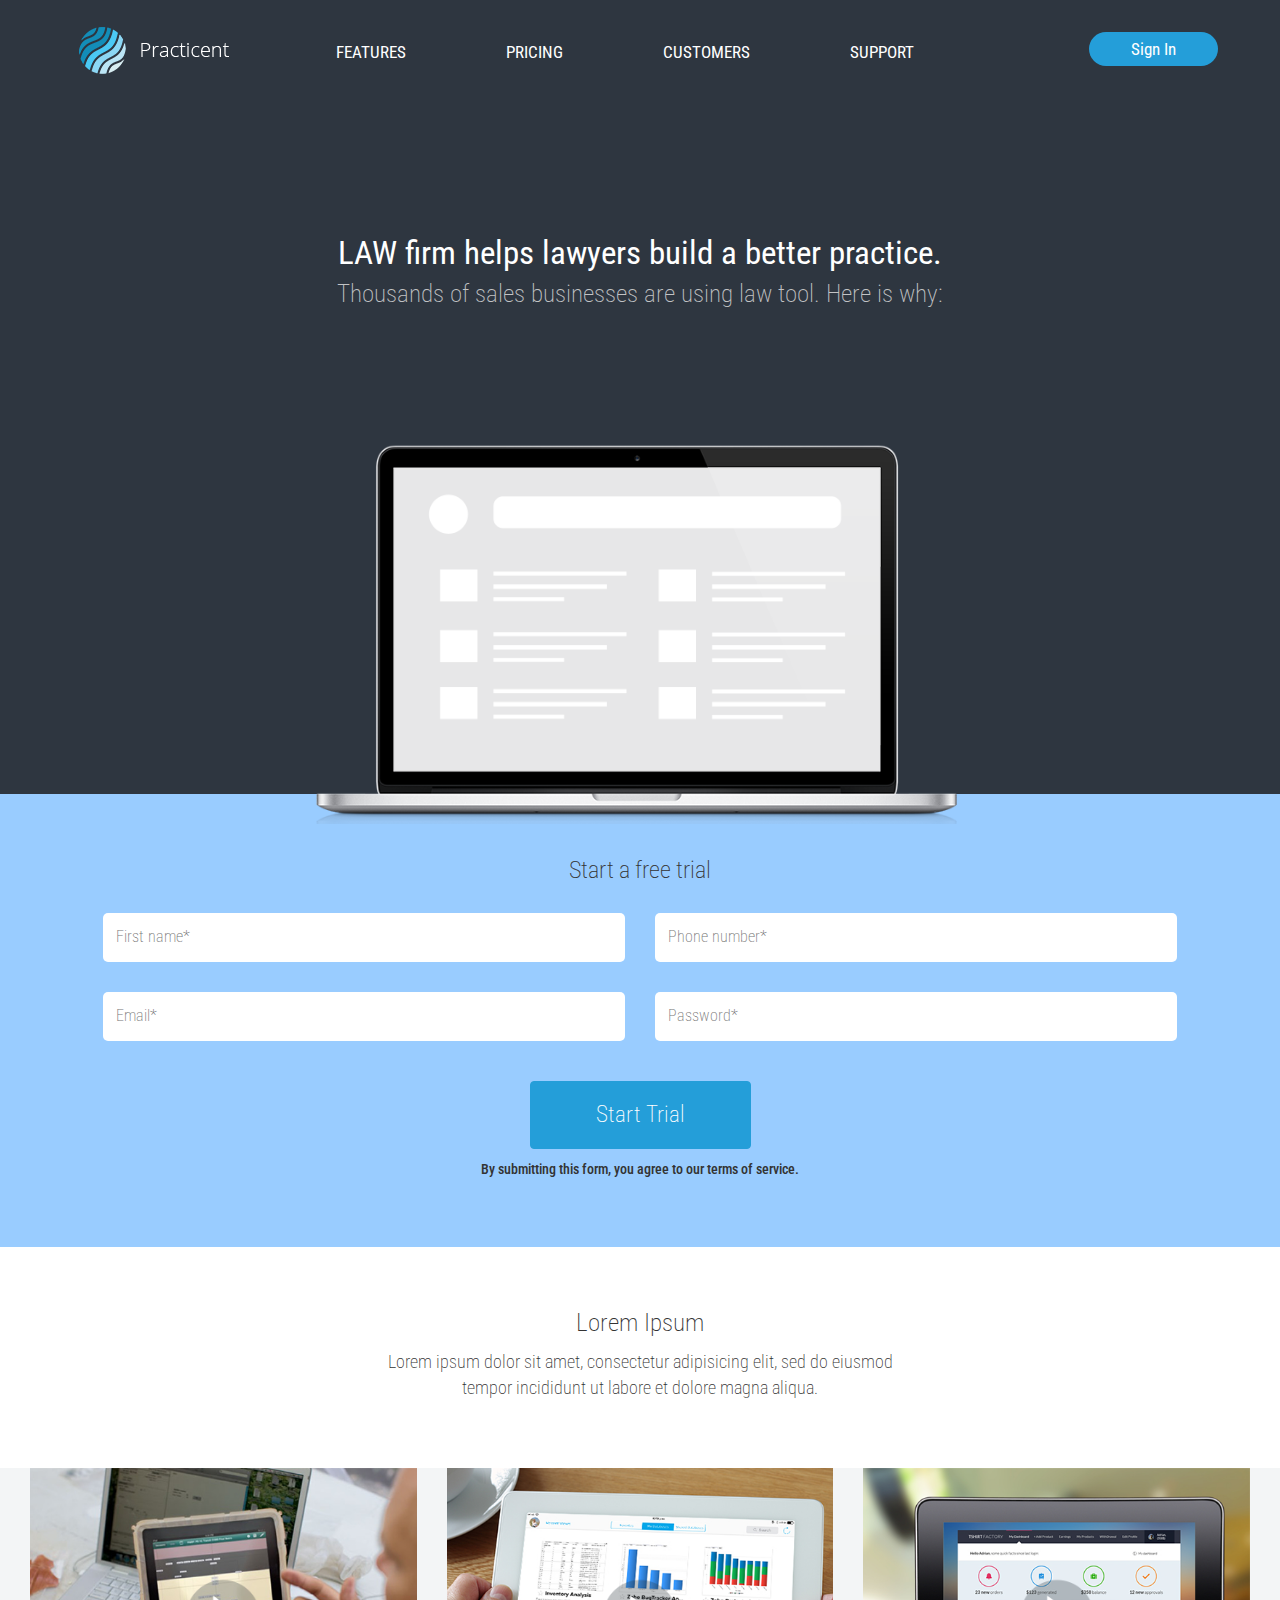
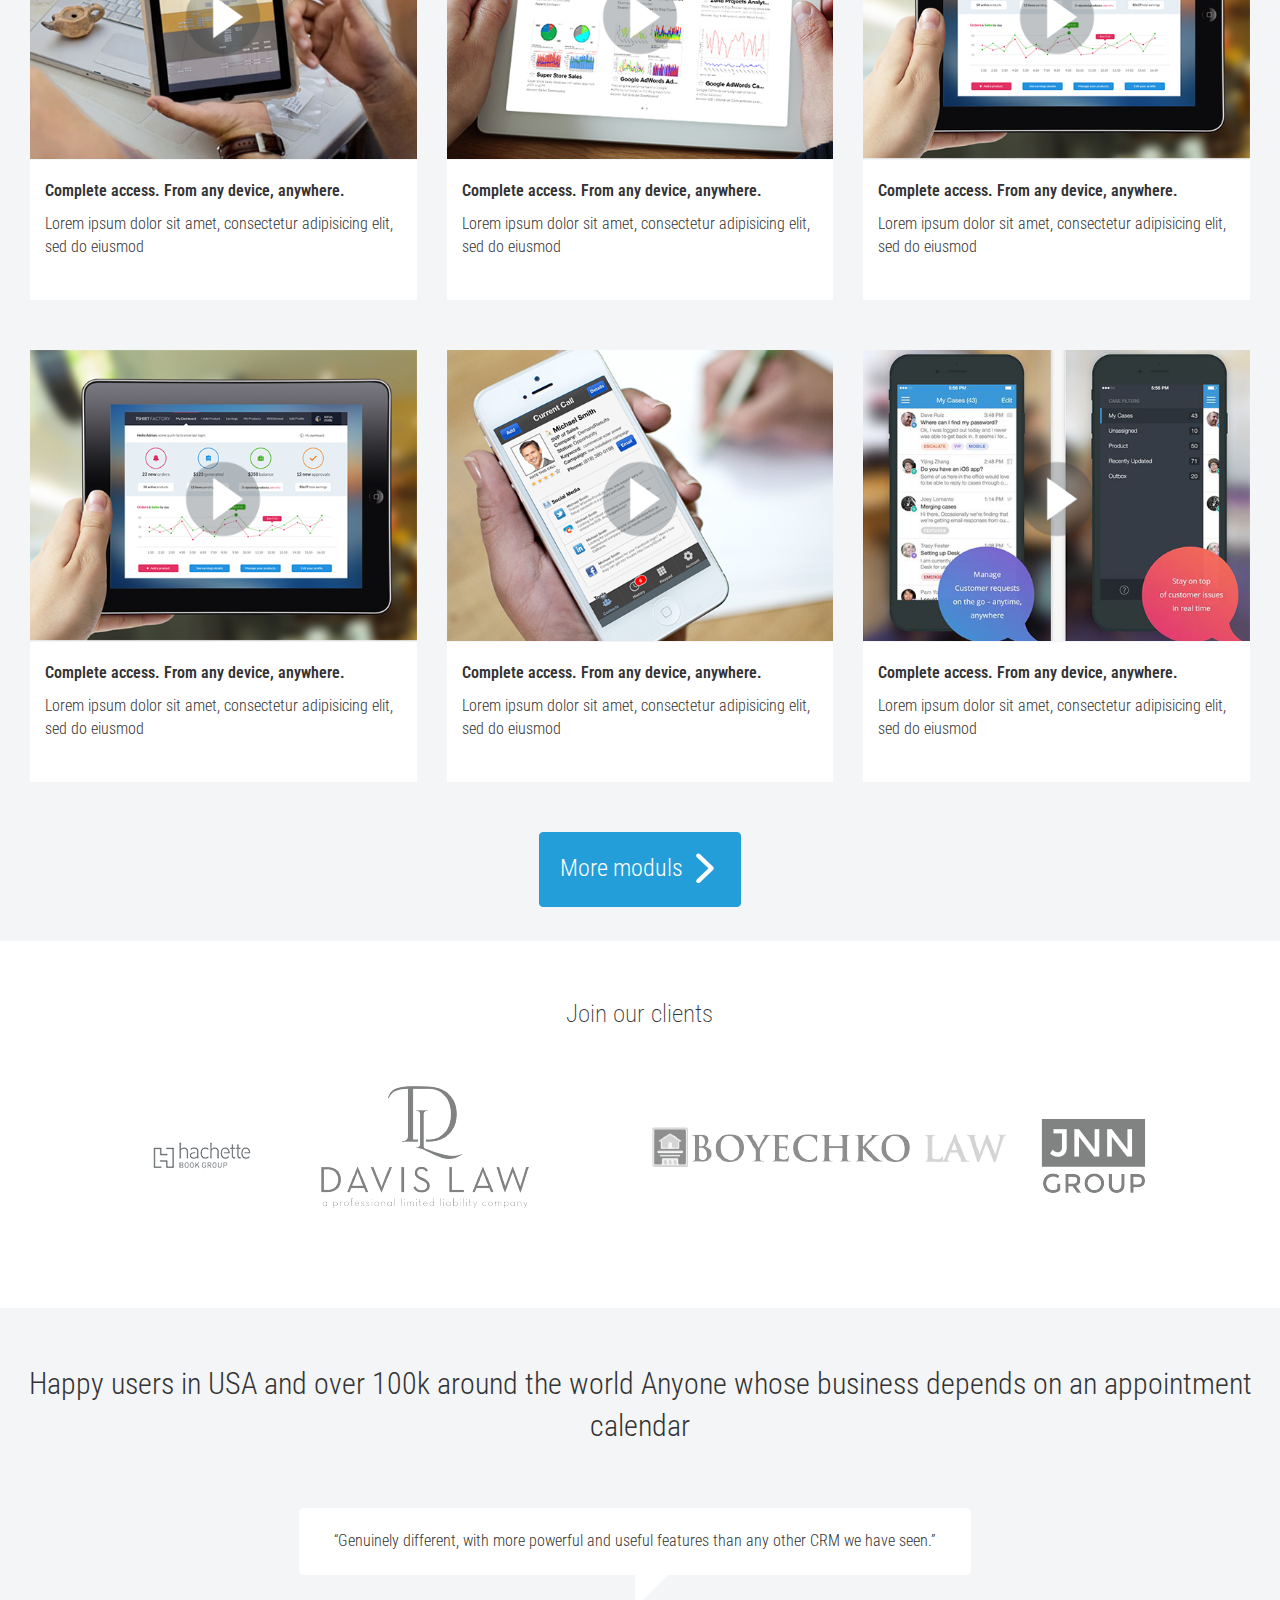
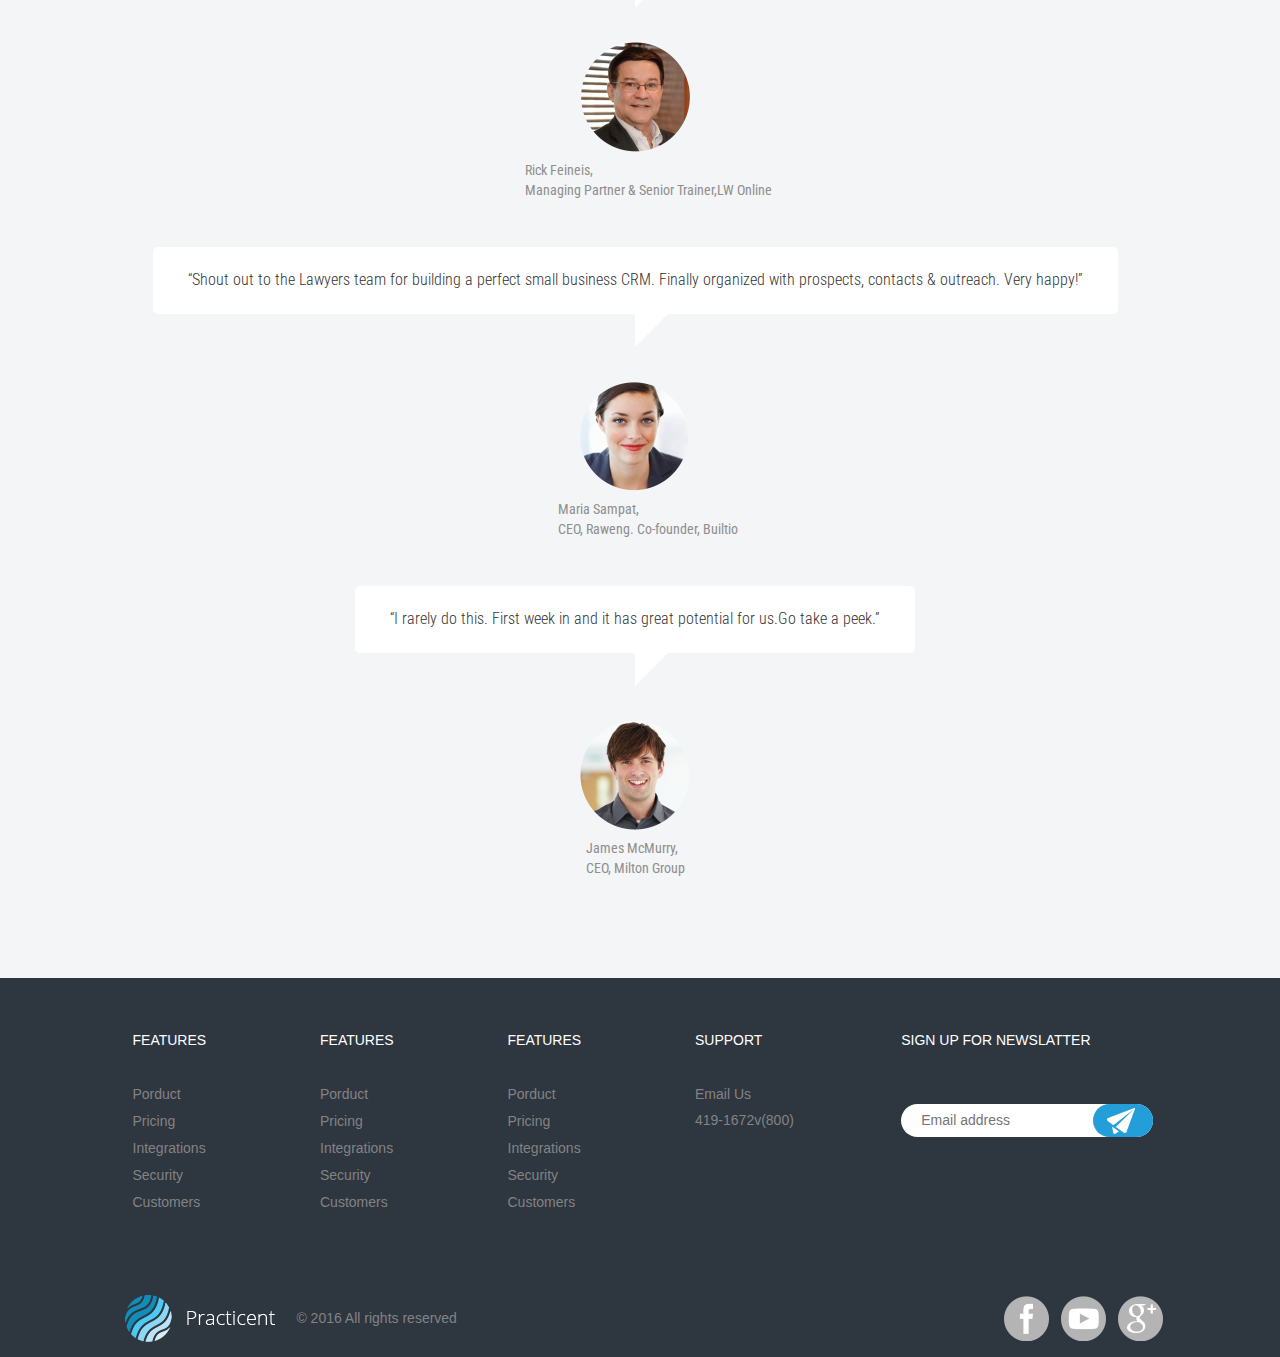
<file: index.html>
<!DOCTYPE html>
<html>
<head>
    <title>Practicent</title>
    <meta name="viewport" content="width=device-width, initial-scale=1.0">
    <meta http-equiv="Content-Type" content="text/html; charset=utf-8" />
    <link rel="stylesheet" type="text/css" href="style.css">
    <link rel="stylesheet" type="text/css" href="bootstrap.min.css">
    <script src="https://ajax.googleapis.com/ajax/libs/jquery/2.1.3/jquery.min.js"></script>
    <meta name="viewport" content="width=device-width, initial-scale=1, maximum-scale=1, user-scalable=no">
    <script src="https://code.jquery.com/jquery-1.10.2.js"></script>
    <script type="text/javascript" src="js/main.js"></script>
    <script src="https://maxcdn.bootstrapcdn.com/bootstrap/3.3.7/js/bootstrap.min.js" integrity="sha384-Tc5IQib027qvyjSMfHjOMaLkfuWVxZxUPnCJA7l2mCWNIpG9mGCD8wGNIcPD7Txa" crossorigin="anonymous"></script>
    <script type="text/javascript" src="js/video-loader.js"></script>
</head>
<body>
	<div class="controller">
	    <section id="page_start" class="col-xs-12">
	    	<header class="header" id="scrolling-header">
                <div class="menu-header-menu-container">
                    <nav class="navbar navbar-default" role="navigation">
                        <div class="container-fluid">
                            <div class="navbar-header">
                                <button type="button" class="navbar-toggle" data-toggle="collapse" data-target="#bs-example-navbar-collapse-1">
                                    <span class="sr-only">Toggle navigation</span>
                                    <span class="icon-bar icon-bar-rotate-1"></span>
                                    <span class="icon-bar icon-bar-rotate-2"></span>
                                    <span class="icon-bar icon-bar-rotate-3"></span>
                                </button>
                                <a class="navbar-brand" href="#"><img src="images/logo.png"></a>
                            </div>
                            <div class="collapse navbar-collapse navbar_collapse_home" id="bs-example-navbar-collapse-1">
                                <ul class="nav navbar-nav menu_items menu_items_home">
                                    <li><a href="#">FEATURES</a></li>
                                    <li><a href="#">PRICING</a></li>
                                    <li><a href="#">CUSTOMERS</a></li>
                                    <li><a href="#">SUPPORT</a></li>
                                    <li><a href="#" id="sign-in" class="mobile">Sign In</a></li>
                                </ul>
                                <ul class="nav navbar-nav navbar-right">
                                    <li><a href="#" id="sign-in" class="dsp_none">Sign In</a></li>
                                </ul>
                            </div>
                        </div>
                    </nav>
                </div>    
            </header> 
	        <div class="header_content">  
        		<span>LAW firm helps lawyers build a better practice.</span>
                <p>Thousands of sales businesses are using law tool. Here is why:</p>              
	        </div>            
	        <div id="img-center">
	        	<span id="smart-object" id="clicker">
	        		<img src="images/smart-object.png">
	        	</span>
	        	<div class="cont">
					<div class="video-container">
       				  	<iframe src="http://www.youtube.com/embed/dFVxGRekRSg" frameborder="0" width="560" height="315"></iframe>
					</div>
				</div>	
	        </div>	
		</section>    

		<section id="form" class="col-xs-12">
	       	<span>Start a free trial</span>
	       	<form id="form-cont">
	        	<ul>
	         		<li>
	          			<input type="text" id="first-name" placeholder="First name*"></input>
	          			<input type="text" id="phone-number" placeholder="Phone number*"></input>
	         		</li>	                			
	         		<li>
	          			<input type="text" id="email" placeholder="Email*"></input>
	          			<input type="text" id="password" placeholder="Password*"></input>
	         		</li>	                			
	        	</ul>	
	        	<button id="start-trial" class="btn btn-primary">Start Trial</button>
	        	<p>By submitting this form, you agree to our terms of service.</p>
	       	</form>
		</section>

		<section id="lorem" class="col-xs-12">
			<span>Lorem Ipsum</span>
	        <p>Lorem ipsum dolor sit amet, consectetur adipisicing elit, sed do eiusmod
	        <br />
			tempor incididunt ut labore et dolore magna aliqua.</p>
		</section>

		<section id="services" class="col-xs-12">
			<div class="wrapper_services">
				
	               		<div class="service_box col-md-4 col-sm-6" id="box">
							<div class="service-smart-object" id="play-button">
								<img src="images/smart-object.png">
							</div>


							<div class="player-cont">

								<div class="video-box">										
									<div id="player"></div>
								</div>

								<div class="img-box">
	                    			<img  src="images/ipad-pompeii.png" alt="ipad-pompeii" />	   
	                    		</div>	

	                    	</div>	
	                    	<div class="description">
	                    		<span>Complete access. From any device, anywhere.</span>
								<p>Lorem ipsum dolor sit amet, consectetur adipisicing elit, sed do eiusmod</p>
	                    	</div>		
	                    </div>
	               
	               		<div class="service_box col-md-4 col-sm-6" id="box">
	                 		<div class="service-smart-object" id="play-button1">
								<img src="images/smart-object.png">
							</div>

							<div class="player-cont">

								<div class="video-box">
									<div id="player1"></div>
								</div>


								<div class="img-box">
	                    			<img  src="images/progress.png" alt="progress" />		   
	                    		</div>	

	                    	</div>	
	                    	<div class="description">
	                    		<span>Complete access. From any device, anywhere.</span>
								<p>Lorem ipsum dolor sit amet, consectetur adipisicing elit, sed do eiusmod</p>
	                    	</div>
	                   	</div>
	                
	               		<div class="service_box col-md-4 col-sm-6" id="box">
	                    	<div class="service-smart-object" id="play-button2">
								<img src="images/smart-object.png">
							</div>

							<div class="player-cont">

								<div class="video-box">
									<div id="player2"></div>
								</div>


								<div class="img-box">
									<img  src="images/dashboard.png" alt="dashboard"/>		   
	                    		</div>	
	                    				
	                    	</div>
                  			<div class="description">
	                    		<span>Complete access. From any device, anywhere.</span>
								<p>Lorem ipsum dolor sit amet, consectetur adipisicing elit, sed do eiusmod</p>
	                    	</div>  	
	                	</div>
	              	

	             	
	               		<div class="service_box col-md-4 col-sm-6" id="box">
	                    	<div class="service-smart-object" id="play-button3">
								<img src="images/smart-object.png">
							</div>

							<div class="player-cont">

								<div class="video-box">
									<div id="player3"></div>
								</div>


								<div class="img-box">
	                    			<img  src="images/dashboard.png" alt="dashboard"/>		   
	                    		</div>	
	                    				
	                    	</div>
	                    	<div class="description">
	                    		<span>Complete access. From any device, anywhere.</span>
								<p>Lorem ipsum dolor sit amet, consectetur adipisicing elit, sed do eiusmod</p>
	                    	</div>			             
	               		</div>
	              	
	               		<div class="service_box col-md-4 col-sm-6" id="box">
	                    	<div class="service-smart-object" id="play-button4">
								<img src="images/smart-object.png">
							</div>

							<div class="player-cont">

								<div class="video-box">
									<div id="player4"></div>
								</div>


								<div class="img-box">
	                    			<img  src="images/app-for-sale.png" alt="app-for-sale" />		   
	                    		</div>	
	                    				
	                    	</div>
	                    	<div class="description">
	                    		<span>Complete access. From any device, anywhere.</span>
								<p>Lorem ipsum dolor sit amet, consectetur adipisicing elit, sed do eiusmod</p>
	                    	</div>			                    				                    	
	                	</div>
	              	
	               		<div class="service_box col-md-4 col-sm-6" id="box">
	                    	<div class="service-smart-object" id="play-button5">
								<img src="images/smart-object.png">
							</div>

							<div class="player-cont">

								<div class="video-box">
									<div id="player5"></div>
								</div>


								<div class="img-box">
	                    			<img  src="images/iphone-app.png" alt="iphone-app" />	   
	                    		</div>	
	                    				
	                    	</div>
	                    	<div class="description">
	                    		<span>Complete access. From any device, anywhere.</span>
								<p>Lorem ipsum dolor sit amet, consectetur adipisicing elit, sed do eiusmod</p>
	                    	</div>
	                    </div>
	              	
	           		 	<div class="button_container">
	    					<button id="more-moduls" class="btn btn-primary">More moduls <span id="arrow-right"><img src="images/arrow-right.png"></span></button>
	    				</div>
	    		        

	    	</div>
		</section>

		<section id="sponsors" class="col-xs-12">
			<div class="sponsor_company">
				<span>Join our clients</span>
				<ul>
					<li>	
	                   <img width="126" height="109" src="images/hachette.png"  alt="hachette" />
	                </li>
	            	<li>	
	                   	<img width="342" height="216" src="images/Davis-Law.png"  alt="Davis-Law" />	
	                </li>
	            	<li>	
	                   	<img width="426" height="163" src="images/boyechko-law.png"  alt="boyechko-law" />	 
	                </li>
	            	<li>	
	                    <img width="126" height="109" src="images/jnn.png" alt="hachette" />	
	                </li>
	         	</ul>		
	        </div>    		
		</section>

		<section id="users" class="col-xs-12">
			<div id="title">
				<span>Happy users in USA and over 100k around the world  Anyone whose business depends on an appointment calendar</span>
			</div>
				<div class="user_box">
					<ul>
						<li>
	            			<div class="author_box">
	           					<div id="words">	
	                    			“Genuinely different, with more powerful and useful features than any other CRM we have seen.”                  		
	                  			</div>
	                  			<div id="arrow-bottom"></div>
	                  			<div id="author">
	                  			<img width="125" height="125" src="images/man-2.png" alt="man-2" />	     
	                  			    <div id="about-author">
	                  					<p>Rick Feineis,</p>
										<p>Managing Partner &amp; Senior Trainer,LW Online</p>
	                  				</div>
	                  			</div>
	                  		</div>	
	                  	</li>	    
	            	    
	            	    <li>
	            			<div class="author_box">
	           					<div id="words">	
	                    			&#8220;Shout out to the Lawyers team for building a perfect small business CRM. Finally organized with prospects, contacts &#038; outreach. Very happy!&#8221;	                    		
	                  			</div>
	                  			<div id="arrow-bottom"></div>
	                  			<div id="author">
	                  				<img width="125" height="125" src="images/woman.png" alt="woman" />	  
	                  				    <div id="about-author">
	                  						<p>Maria Sampat,</p>
											<p>CEO, Raweng. Co-founder, Builtio</p>
	                  					</div>
	                  			</div>
	                  		</div>	
	                  	</li>	   
	            				 
	                  	<li>
	            			<div class="author_box">
	           					<div id="words">	
	                    			&#8220;I rarely do this. First week in and it has great potential for us.Go take a peek.&#8221;	                    		
	                  			</div>
	                  			<div id="arrow-bottom"></div>
	                  			<div id="author">
	                  				<img width="125" height="125" src="images/man-1.png"  alt="man-1" />
	                  				<div id="about-author">
	                  					<p>James McMurry,</p>
										<p>CEO, Milton Group</p>
	                  				</div>
	                  			</div>
	                  		</div>	
	                  	</li>					
	            	</ul>
	            </div>				
		</section>

		<footer class="footer col-xs-12">
			<div class="footer_wrapper row">

				<div id="link-box1" class="col-md-2 col-xs-6">
					<h3 class="widget-title">FEATURES</h3>	
					<ul class="menu">
						<li><a href="http://porduct">Porduct</a></li>
						<li><a href="http://pricning">Pricing</a></li>
						<li><a href="http://integrations">Integrations</a></li>
						<li><a href="http://security">Security</a></li>
						<li><a href="http://customers">Customers</a></li>
					</ul>
				</div>	
			

				<div id="link-box2" class="col-md-2 col-xs-6">
					<h3 class="widget-title">FEATURES</h3>	
					<ul class="menu">
						<li><a href="http://porduct">Porduct</a></li>
						<li><a href="http://pricning">Pricing</a></li>
						<li><a href="http://integrations">Integrations</a></li>
						<li><a href="http://security">Security</a></li>
						<li><a href="http://customers">Customers</a></li>
					</ul>
				</div>

				<div id="link-box3" class="col-md-2 col-xs-6">
					<h3 class="widget-title">FEATURES</h3>	
					<ul class="menu">
						<li><a href="http://porduct">Porduct</a></li>
						<li><a href="http://pricning">Pricing</a></li>
						<li><a href="http://integrations">Integrations</a></li>
						<li><a href="http://security">Security</a></li>
						<li><a href="http://customers">Customers</a></li>
					</ul>
				</div>


				<div id="link-box4" class="col-md-2 col-xs-6">
					<h3 class="widget-title">SUPPORT</h3>
						<ul class="menu">
							<li><a href="http://email">Email Us</a></li>
						</ul>
					<p id="custom-text">419-1672v(800)</p>
				</div>

				<div id="mail-submit" class="col-md-3 col-xs-6">
					<h3>SIGN UP FOR NEWSLATTER</h3>
					<form>
						<button id="mail-sender"></button>
						<input type="text" id="email" placeholder="Email address"></input>
					</form>
				</div>

				<div class="footer_bottom col-xs-12">
					<div class="pull-right">
						<ul class="nav nav-pills">
							<li><a href="" id="google"><img src="images/facebook.png"></a></li>
							<li><a href="" id="youtube"><img src="images/youtube.png"></a></li>
							<li><a href="" id="google"><img src="images/g+.png"></a></li>
						</ul>
					</div>
					<div class="pull-left">
						<img src="images/logo.png" class="footer_logo">
						<span>&copy; 2016 All rights reserved</span>
					</div>					
				</div>
			</div>	
		</footer>  
	</div>
</body>
</file>
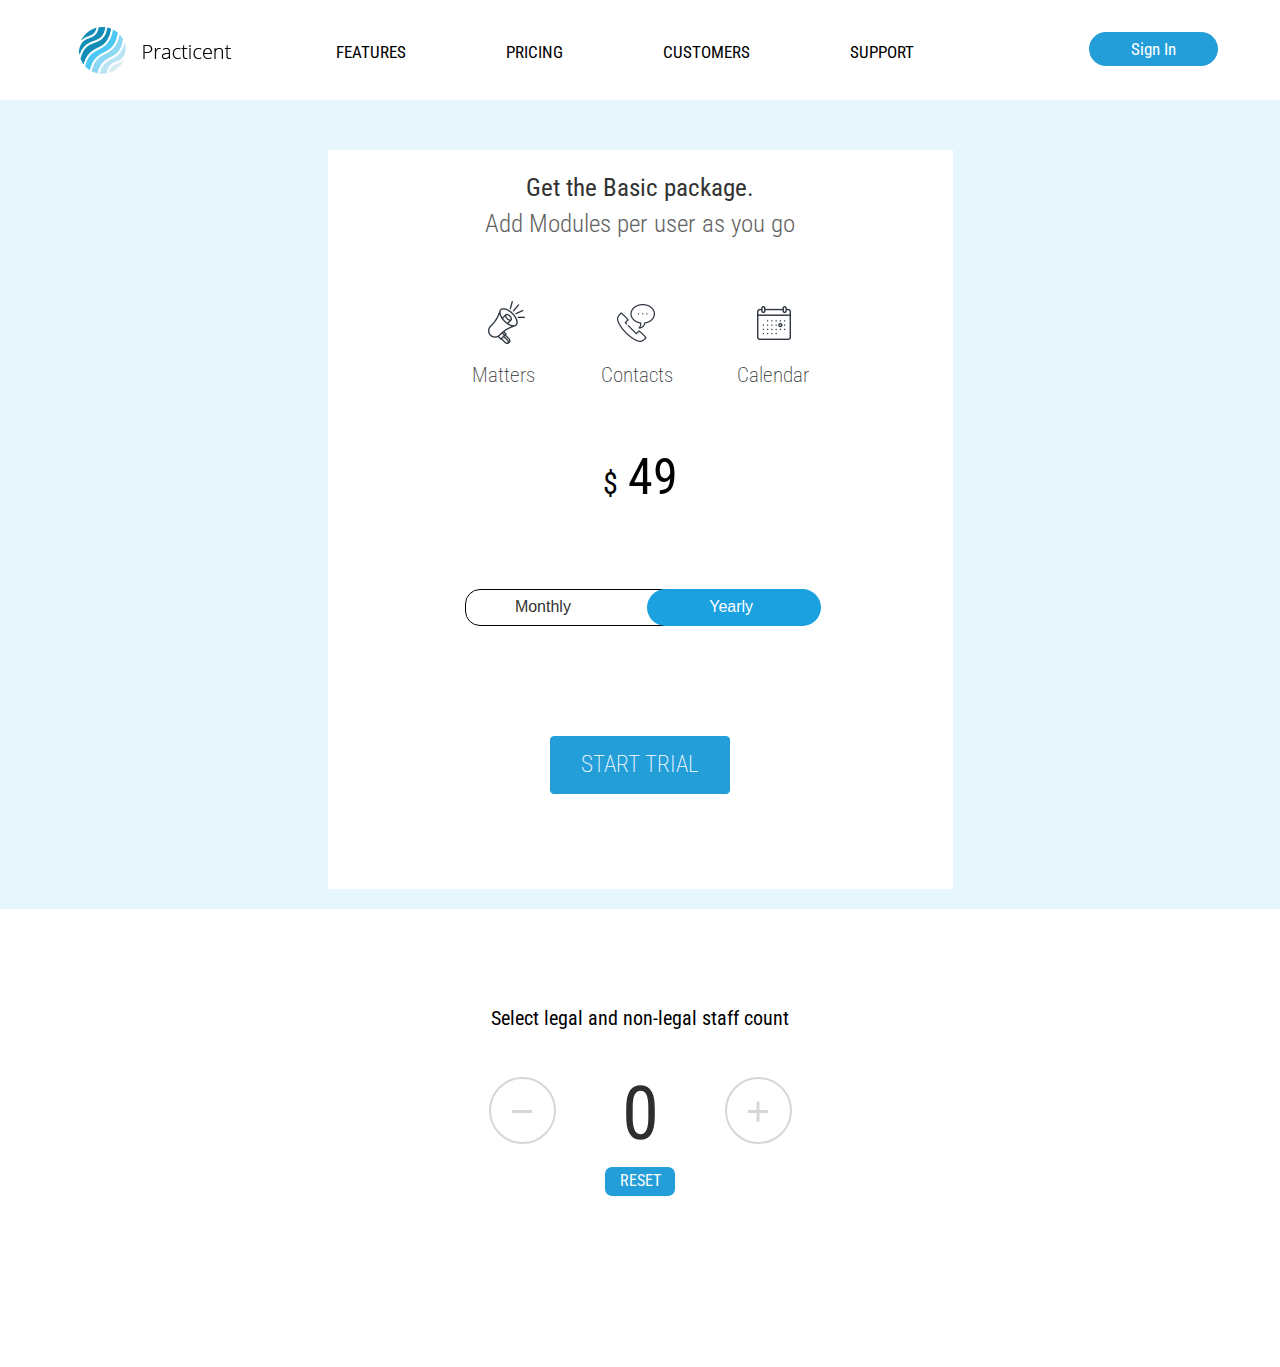
<file: pricing-page.html>
<!DOCTYPE html>
<html>
<head>
    <title>Practicent</title>
    <meta name="viewport" content="width=device-width, initial-scale=1.0">
    <meta http-equiv="Content-Type" content="text/html; charset=utf-8" />
    <link rel="stylesheet" type="text/css" href="style.css">
    <link rel="stylesheet" type="text/css" href="bootstrap.min.css">
    <script src="https://ajax.googleapis.com/ajax/libs/jquery/2.1.3/jquery.min.js"></script>
    <meta name="viewport" content="width=device-width, initial-scale=1, maximum-scale=1, user-scalable=no">
    <script src="https://code.jquery.com/jquery-1.10.2.js"></script>
    <script type="text/javascript" src="js/main.js"></script>
    <script src="https://maxcdn.bootstrapcdn.com/bootstrap/3.3.7/js/bootstrap.min.js" integrity="sha384-Tc5IQib027qvyjSMfHjOMaLkfuWVxZxUPnCJA7l2mCWNIpG9mGCD8wGNIcPD7Txa" crossorigin="anonymous"></script>
    <script type="text/javascript" src="js/video-loader.js"></script>


</head>
<body>
	<div class="controller">
        <section id="page_start" class="col-md-12">
           <header class="header pricing" id="scrolling-header">
                <div class="menu-header-menu-container">
                    <nav class="navbar navbar-default" role="navigation">
                        <div class="container-fluid">
                            <div class="navbar-header">
                                <button type="button" class="navbar-toggle" data-toggle="collapse" data-target="#bs-example-navbar-collapse-1">
                                    <span class="sr-only">Toggle navigation</span>
                                    <span class="icon-bar"></span>
                                    <span class="icon-bar"></span>
                                    <span class="icon-bar"></span>
                                </button>
                                <a class="navbar-brand" href="#"><img src="images/logo-1.png"></a>
                            </div>
                            <div class="collapse navbar-collapse navbar_collapse_pricing" id="bs-example-navbar-collapse-1">
                                <ul class="nav navbar-nav menu_items menu_items_pricing">
                                    <li><a href="#">FEATURES</a></li>
                                    <li><a href="#">PRICING</a></li>
                                    <li><a href="#">CUSTOMERS</a></li>
                                    <li><a href="#">SUPPORT</a></li>
                                    <li><a href="#" id="sign-in" class="mobile">Sign In</a></li>
                                </ul>
                                <ul class="nav navbar-nav navbar-right">
                                    <li><a href="#" id="sign-in" class="dsp_none">Sign In</a></li>
                                </ul>
                            </div>
                        </div>
                    </nav>
                </header>     
        </section>   

        <section id="pricing_page" class="col-md-12">
            <div class="col-md-6 col-md-offset-3 start_trial_box">
                <div id="text-controller">
                    <span>Get the Basic package.</span>
                    <p>Add Modules per user as you go</p>
                </div>
                <div id="pricing-icon-box">
                   <ul>
                       <li>
                           <div class="pricing_icon">
                                <img src="images/pr-icon-1.png">
                                <br />
                                <small>Matters</small>
                            </div>
                       </li>
                       <li>
                           <div class="pricing_icon">
                                <img src="images/pr-icon-2.png">
                                <br />
                                <small>Contacts</small>
                            </div>
                       </li>
                       <li>
                           <div class="pricing_icon">
                                <img src="images/pr-icon-3.png">
                                <br />
                                <small>Calendar</small>
                            </div>
                       </li>
                   </ul>
                </div>
                <span id="price">
                    <span>$</span>49
                </span>
                <div class="radio-toolbar">

                    <input type="radio" id="radio1" name="radios" value="monthly">
                    <label for="radio1" id="right">Monthly</label>
                    <span class="slider"></span>

                    <input type="radio" id="radio2" name="radios" value="yearly" checked>
                    <label for="radio2" id="left">Yearly</label>                  
                </div>
                <button id="start-trial-pricing" class="btn btn-primary">START TRIAL</button>
            </div>
        </section>
        <section id="pricing_page_legal" class="col-md-12">
            <div class="count_box">
                <span>Select legal and non-legal staff count</span>    
                <ul>
                    <li>
                        <div class="count" id="minus">
                            <span></span>
                        </div>
                    </li>
                    <li>
                        <div id="value">
                            0
                        </div>
                        <span id="reset">RESET</span>
                    </li>
                    <li>
                        <div class="count" id="plus">
                            <span></span>
                            <span></span>
                        </div>
                    </li>
                </ul>
            </div>
        </section>
    </div>

</body>
</html>
</file>
<file: style.css>
@import url(https://fonts.googleapis.com/css?family=Roboto:100,100italic,300,300italic,400,400italic,500,500italic,700,700italic,900,900italic&subset=latin,latin-ext,cyrillic,cyrillic-ext,greek-ext,greek,vietnamese);
@import url(https://fonts.googleapis.com/css?family=Roboto+Condensed:300,300italic,400,400italic,700,700italic&subset=latin,latin-ext,cyrillic-ext,cyrillic,greek-ext,greek,vietnamese);
@import url(https://fonts.googleapis.com/css?family=Roboto+Slab:400,100,300,700&subset=latin,latin-ext,greek-ext,greek,vietnamese,cyrillic,cyrillic-ext);
#pricing_page {
  background-color: #e7f5fd;
  padding: 50px 15px 20px 15px;
  text-align: center;
  float: left;
  width: 100%;
  font-family: Roboto;
  font-size: 25px;
  font-weight: 200;
  font-stretch: condensed; }
  #pricing_page .start_trial_box {
    background-color: #ffffff;
    padding: 20px; }
  #pricing_page #text-controller span {
    font-weight: 400; }
  #pricing_page #text-controller p {
    color: #616161;
    font-weight: 300; }
  #pricing_page #text-controller small {
    font-weight: 300;
    font-size: 17px; }
  #pricing_page #pricing-icon-box {
    margin: 50px 0 50px 0; }
    #pricing_page #pricing-icon-box ul {
      padding: 0; }
    #pricing_page #pricing-icon-box li {
      display: inline-block;
      margin: 0 5% 0 5%; }
  #pricing_page #price {
    font-weight: 400;
    font-size: 2em;
    padding: 0;
    color: #000000; }
    #pricing_page #price span {
      font-size: 0.6em;
      margin-right: 10px; }
  #pricing_page .radio-toolbar {
    position: relative;
    max-width: 350px;
    height: 37px;
    margin: 75px auto;
    border: 1px solid #000000;
    border-radius: 15px; }
  #pricing_page .radio-toolbar .slider {
    position: absolute;
    content: '';
    display: block;
    width: 50%;
    height: 37px;
    top: -1px;
    left: 52%;
    z-index: 0;
    border-radius: 20px;
    background-color: #1ba0e0;
    -webkit-transition: 0.3s cubic-bezier(0.42, 0, 0, 0.95);
    -moz-transition: 0.3s cubic-bezier(0.42, 0, 0, 0.95);
    -o-transition: 0.3s cubic-bezier(0.42, 0, 0, 0.95);
    transition: 0.3s cubic-bezier(0.42, 0, 0, 0.95); }
  #pricing_page .radio-toolbar input[type="radio"] {
    display: none; }
  #pricing_page .radio-toolbar label {
    position: relative;
    top: -4px;
    right: 10px;
    display: inline-block;
    padding: 0 17%;
    font-family: Arial;
    font-size: 16px;
    font-weight: normal;
    z-index: 5;
    cursor: pointer;
    -webkit-transition: 0.3s cubic-bezier(0.42, 0, 0, 0.95);
    -moz-transition: 0.3s cubic-bezier(0.42, 0, 0, 0.95);
    -o-transition: 0.3s cubic-bezier(0.42, 0, 0, 0.95);
    transition: 0.3s cubic-bezier(0.42, 0, 0, 0.95); }
  #pricing_page .radio-toolbar #right {
    right: 13px; }
  #pricing_page .radio-toolbar #left {
    left: 1px; }
  #pricing_page input[type="radio"]:checked ~ span {
    left: -5px; }
  #pricing_page input[type="radio"]:checked + label {
    color: #ffffff; }
  #pricing_page #start-trial-pricing {
    margin-top: 35px;
    margin-bottom: 75px;
    padding: 12px 30px 12px 30px;
    font-weight: 200;
    font-size: 23px;
    background-color: #249ed9;
    border-color: #249ed9; }

#pricing_page_legal {
  background-color: #ffffff;
  padding: 90px 15px 190px 15px;
  text-align: center;
  float: left;
  width: 100%;
  font-family: Roboto;
  font-size: 25px;
  font-weight: 200;
  font-stretch: condensed; }
  #pricing_page_legal .count_box span {
    font-size: 20px;
    font-weight: 400;
    color: #000000; }
  #pricing_page_legal .count_box ul {
    padding: 0; }
  #pricing_page_legal .count_box li {
    display: inline-block;
    margin: 0 30px 0 30px; }
  #pricing_page_legal .count_box .count {
    position: relative;
    height: 67px;
    width: 67px;
    top: 5px;
    border: 2px solid #d7d7d7;
    border-radius: 50%;
    cursor: pointer;
    -webkit-transition: 0.3s cubic-bezier(0.42, 0, 0, 0.95);
    -moz-transition: 0.3s cubic-bezier(0.42, 0, 0, 0.95);
    -o-transition: 0.3s cubic-bezier(0.42, 0, 0, 0.95);
    transition: 0.3s cubic-bezier(0.42, 0, 0, 0.95); }
    #pricing_page_legal .count_box .count span {
      position: absolute;
      height: 3px;
      width: 20px;
      top: 49%;
      left: 0;
      right: 0;
      margin: 0 auto;
      background-color: #d7d7d7;
      -webkit-transition: 0.3s cubic-bezier(0.42, 0, 0, 0.95);
      -moz-transition: 0.3s cubic-bezier(0.42, 0, 0, 0.95);
      -o-transition: 0.3s cubic-bezier(0.42, 0, 0, 0.95);
      transition: 0.3s cubic-bezier(0.42, 0, 0, 0.95); }
  #pricing_page_legal .count_box .count:hover {
    background-color: #d7d7d7; }
  #pricing_page_legal .count_box .count:hover span {
    background-color: #ffffff; }
  #pricing_page_legal .count_box #plus span:nth-child(2) {
    -webkit-transform: rotate(90deg);
    -moz-transform: rotate(90deg);
    -o-transform: rotate(90deg);
    transform: rotate(90deg); }
  #pricing_page_legal .count_box #value {
    font-weight: 400;
    font-size: 3em;
    color: #2e2e2e; }
  #pricing_page_legal .count_box #reset {
    background-color: #249ed9;
    color: #ffffff;
    font-size: 16px;
    position: absolute;
    margin: 0 auto;
    padding: 3px;
    width: 70px;
    right: 0;
    left: 0;
    border-radius: 7px;
    cursor: pointer; }

* {
  outline: none !important; }

body {
  padding: 0; }

.controller {
  overflow: hidden; }

/** start 'Start Page' **/
#page_start {
  background-color: #2e3640;
  float: left;
  width: 100%;
  padding: 0;
  /** Pricing-page **/
  /****/ }
  #page_start .header {
    position: relative;
    height: 100px;
    width: 100%;
    padding: 24px 62px 0 62px;
    z-index: 5;
    font-family: Roboto;
    font-size: 17px;
    font-weight: normal;
    font-stretch: condensed;
    -webkit-transition: 0.5s cubic-bezier(0.42, 0, 0.21, 0.97);
    -moz-transition: 0.5s cubic-bezier(0.42, 0, 0.21, 0.97);
    -o-transition: 0.5s cubic-bezier(0.42, 0, 0.21, 0.97);
    transition: 0.5s cubic-bezier(0.42, 0, 0.21, 0.97); }
    #page_start .header .navbar-default {
      background-color: transparent;
      border: 0; }
    #page_start .header .navbar-brand {
      padding-top: 0; }
    #page_start .header .navbar-collapse {
      text-align: center;
      margin: 0 -15px;
      border: 0;
      overflow: hidden;
      box-shadow: none; }
    #page_start .header .navbar_collapse_home {
      background-color: #2e3640; }
    #page_start .header .navbar_collapse_pricing {
      background-color: #ffffff; }
    #page_start .header .menu_items {
      width: 765px;
      margin: 3px auto;
      float: none;
      display: inline-block; }
    #page_start .header .navbar-toggle {
      margin-right: 25px;
      border: 0; }
    #page_start .header .navbar-toggle:focus {
      background-color: transparent; }
    #page_start .header .navbar-toggle:hover {
      background-color: transparent; }
    #page_start .header .navbar-default .navbar-toggle .icon-bar {
      background-color: #ffffff;
      width: 30px;
      margin-top: 5px;
      position: relative;
      -webkit-transition: 0.5s cubic-bezier(0.42, 0, 0.21, 0.97);
      -moz-transition: 0.5s cubic-bezier(0.42, 0, 0.21, 0.97);
      -o-transition: 0.5s cubic-bezier(0.42, 0, 0.21, 0.97);
      transition: 0.5s cubic-bezier(0.42, 0, 0.21, 0.97); }
    #page_start .header .menu_items_home a {
      color: #ffffff; }
    #page_start .header .menu_items_pricing a {
      color: #000000; }
    #page_start .header .menu_items li {
      padding: 0 35px 0 35px; }
    #page_start .header .menu_items a {
      position: relative;
      background: transparent;
      -webkit-transition: 0.5s cubic-bezier(0.42, 0, 0.21, 0.97);
      -moz-transition: 0.5s cubic-bezier(0.42, 0, 0.21, 0.97);
      -o-transition: 0.5s cubic-bezier(0.42, 0, 0.21, 0.97);
      transition: 0.5s cubic-bezier(0.42, 0, 0.21, 0.97); }
    #page_start .header .menu_items a:hover {
      text-decoration: none;
      color: #249ed9; }
    #page_start .header .menu_items .mobile {
      display: none; }
    #page_start .header #sign-in {
      background-color: #249ed9;
      margin-top: 8px;
      padding: 7px 42px 7px 42px;
      color: #fff;
      border: 0;
      -webkit-border-radius: 20px;
      -moz-border-radius: 20px;
      border-radius: 20px; }
    #page_start .header #sign-in:hover {
      text-decoration: none; }
  #page_start .pricing {
    background-color: #ffffff; }
    #page_start .pricing .pricing_menu a {
      color: #000000; }

.header_content {
  text-align: center;
  margin-top: 130px;
  margin-bottom: 90px;
  padding: 0 10px 0 10px;
  -webkit-transition: 0.5s cubic-bezier(0.42, 0, 0.21, 0.97);
  -moz-transition: 0.5s cubic-bezier(0.42, 0, 0.21, 0.97);
  -o-transition: 0.5s cubic-bezier(0.42, 0, 0.21, 0.97);
  transition: 0.5s cubic-bezier(0.42, 0, 0.21, 0.97); }
  .header_content span {
    color: #fff;
    font-family: Roboto;
    font-size: 32.5px;
    font-weight: 400;
    font-stretch: condensed; }
  .header_content p {
    color: #c2c3c5;
    font-family: Roboto;
    font-size: 25px;
    font-weight: 200;
    font-stretch: condensed; }

.cont {
  text-align: center;
  background: url(images/laptop.png) no-repeat;
  background-size: 100%;
  position: relative;
  height: 392px;
  width: 680px;
  margin: 0 auto; }

.video-container {
  position: relative;
  top: 35px;
  padding-bottom: 40.5%;
  padding-top: 30px;
  height: 0;
  overflow: hidden; }

.video-container iframe, .video-container object, .video-container embed {
  position: absolute;
  top: 0;
  left: -4px;
  right: 0;
  width: 72%;
  height: 100%;
  margin: 0 auto; }

#img-center {
  text-align: center;
  position: relative;
  top: 2.15em;
  z-index: 9;
  overflow: hidden; }
  #img-center img {
    max-width: 100%; }

#smart-object {
  position: absolute;
  top: 110px;
  left: 0;
  right: 0;
  width: 18%;
  margin: 0 auto;
  cursor: pointer;
  -webkit-transition: 0.5s ease;
  -moz-transition: 0.5s ease;
  -o-transition: 0.5s ease;
  transition: 0.5s ease; }
  #smart-object img {
    max-width: 100%; }

#smart-object:hover {
  opacity: 0.6; }

/** end 'Start Page' **/
/************/
/** start 'Form' **/
#form {
  background-color: #99ccff;
  padding: 58px 85px 58px 85px;
  text-align: center;
  float: left;
  width: 100%;
  font-family: Roboto;
  font-size: 25px;
  font-weight: 200;
  font-stretch: condensed; }
  #form span {
    font-size: 24px; }
  #form p {
    font-weight: 500;
    font-size: 14px;
    margin-top: 10px; }

#form ul {
  display: block;
  padding: 0; }
#form li {
  position: relative;
  list-style-type: none; }
#form input {
  width: 47%;
  height: auto;
  padding: 13px;
  margin: 0 12px 30px 12px;
  font-size: 16px;
  border: 0;
  -webkit-border-radius: 5px;
  -moz-border-radius: 5px;
  border-radius: 5px; }

#start-trial {
  padding: 17px 65px 17px 65px !important;
  font-weight: 200 !important;
  font-size: 23px !important;
  background-color: #249ed9 !important;
  border-color: #249ed9 !important; }

/** end 'Form' **/
/************/
/** start 'Lorem' **/
#lorem {
  background-color: #ffffff;
  padding: 58px 35px 58px 35px;
  text-align: center;
  float: left;
  width: 100%;
  font-family: Roboto;
  font-size: 25px;
  font-weight: 200;
  font-stretch: condensed; }
  #lorem p {
    font-size: 18px;
    margin-top: 8px; }

/** end 'Lorem' **/
/************/
/** Start 'Services' **/
#services {
  background-color: #f3f5f6;
  text-align: center;
  padding-bottom: 34px;
  float: left;
  width: 100%;
  font-family: Roboto;
  font-size: 16px;
  font-weight: 300;
  font-stretch: condensed; }
  #services .container_li {
    margin-left: -30px; }
  #services span {
    font-weight: 600; }
  #services #box {
    margin-bottom: 50px; }
  #services .service-smart-object {
    position: absolute;
    text-align: center;
    height: 90px;
    width: 90px;
    margin: 0 auto;
    top: 30%;
    left: 0;
    right: 0;
    z-index: 7;
    visibility: visible;
    cursor: pointer; }
    #services .service-smart-object img {
      width: 90px; }
  #services .service-smart-object:hover {
    opacity: 0.6; }
  #services .player-cont {
    position: relative; }
  #services .video-box {
    overflow: hidden;
    display: none;
    z-index: 5;
    opacity: 0; }
    #services .video-box iframe {
      position: absolute;
      z-index: 5;
      left: 0;
      width: 100%;
      height: 100%; }
  #services .img-box {
    z-index: 6;
    opacity: 1; }
    #services .img-box img {
      max-width: 100%;
      width: 100%; }
  #services .description {
    height: 140px;
    background-color: #ffffff;
    margin-top: 1px;
    padding: 20px 15px;
    text-align: left; }
  #services p {
    margin-top: 10px; }
  #services #more-moduls {
    float: right;
    margin-right: 15px;
    font-size: 18pt;
    font-weight: 300;
    padding: 15px 20px;
    background-color: #249ed9;
    border-color: #249ed9; }

/** end 'Services' **/
/************/
/** start 'Sponsors' **/
#sponsors {
  background-color: #ffffff;
  text-align: center;
  padding: 55px 0 34px 0;
  float: left;
  width: 100%;
  font-family: Roboto;
  font-size: 16px;
  font-weight: 200;
  font-stretch: condensed; }
  #sponsors .sponsor_company {
    margin-right: 40px; }
  #sponsors span {
    font-size: 25px;
    margin-left: 38px; }
  #sponsors li {
    display: inline-block; }
  #sponsors img {
    max-width: 100%;
    height: auto;
    width: auto; }

/** end 'Sponsors' **/
/************/
/** start 'Users' **/
#users {
  background-color: #f3f5f6;
  text-align: center;
  padding: 55px 10px 44px 10px;
  float: left;
  width: 100%;
  font-family: Roboto;
  font-size: 16px;
  font-weight: 200;
  font-stretch: condensed; }
  #users #title {
    width: 60%;
    margin: 0 auto;
    text-align: center;
    font-weight: 300; }
  #users .user_box {
    margin-top: 60px; }
  #users span {
    font-size: 30px; }
  #users ul {
    padding: 0; }
  #users li {
    display: inline-block;
    margin-right: 10px; }
  #users .author_box {
    padding: 0; }
  #users #words {
    width: 400px;
    background-color: #ffffff;
    padding: 22px 35px 22px 35px;
    -webkit-border-radius: 5px;
    -moz-border-radius: 5px;
    border-radius: 5px;
    font-weight: 300; }
  #users #arrow-bottom {
    position: relative;
    top: -2px;
    left: 33%;
    width: 0;
    height: 0;
    border-style: solid;
    border-width: 35px 35px 0 0px;
    border-color: #ffffff transparent transparent transparent;
    line-height: 0px;
    _border-color: #ffffff #000000 #000000 #000000;
    _filter: progid:DXImageTransform.Microsoft.Chroma(color='#000000'); }
  #users #author {
    display: inline-flex;
    margin-top: 25px; }
    #users #author img {
      max-width: 100%;
      height: auto;
      width: auto; }
  #users #about-author {
    position: relative;
    top: 60px;
    left: 13px;
    text-align: left;
    font-size: 14px;
    font-weight: 400;
    color: #8e8e8e; }
  #users p {
    margin-bottom: 0; }

/** end 'Users' **/
/************/
/** start 'Footer' **/
.footer {
  background-color: #2e3640;
  float: left;
  width: 100%;
  padding: 35px  0 10px 0; }
  .footer .footer_wrapper {
    width: 90%;
    margin: 0 auto; }
  .footer h3 {
    margin-left: 40px;
    margin-bottom: 35px;
    font-size: 14px;
    color: #ffffff; }
  .footer .menu li {
    list-style-type: none;
    margin-bottom: 7px; }
  .footer .menu a, .footer p {
    font-weight: 400;
    text-decoration: none;
    color: #838383; }
  .footer #custom-text {
    margin-top: -4px;
    margin-left: 40px; }
  .footer #mail-submit {
    position: relative;
    right: 35px;
    float: right; }
    .footer #mail-submit #mail-sender {
      height: 33px;
      width: 60px;
      position: absolute;
      right: 15px;
      background: url("images/mail-icon.png") #249ed9;
      background-position: 4px -3px;
      border: 0;
      -webkit-border-radius: 20px;
      -moz-border-radius: 20px;
      border-radius: 20px; }
    .footer #mail-submit h3 {
      margin-left: 0;
      margin-bottom: 55px; }
    .footer #mail-submit input {
      width: 100%;
      padding: 6px 0px 7px 20px;
      border: 0;
      -webkit-border-radius: 20px;
      -moz-border-radius: 20px;
      border-radius: 20px; }
  .footer .footer_bottom {
    margin-top: 60px; }
    .footer .footer_bottom li a:hover {
      background-color: transparent; }
    .footer .footer_bottom li a:focus {
      background-color: transparent; }
  .footer .pull-left {
    margin: 10px 0 0 30px; }
    .footer .pull-left .footer_logo {
      margin-right: 15px; }
    .footer .pull-left span {
      color: #838383; }
  .footer .pull-right {
    margin-right: 20px; }
    .footer .pull-right .nav li a {
      padding: 0 5px; }

/** end 'Footer' **/
/************/
/** start '@media queries' **/
@media only screen and (max-width: 1382px) {
  #page_start .header .logo {
    margin-right: 10%; }

  #services .service-smart-object {
    top: 24%; } }
@media only screen and (max-width: 1330px) {
  #pricing_page #pricing-icon-box li {
    margin: 0 5% 0 5%; }

  #services .wrapper_services {
    width: 100%;
    margin: 0; }

  #services #more-moduls {
    float: none;
    margin-right: 0px; }

  #users #title {
    padding: 0 10px 0 10px;
    width: 100%; }

  .author_box {
    margin-bottom: 45px; }

  #users li {
    margin-left: 0; }

  #users #author {
    display: inline-block; }

  #users #about-author {
    top: 0; }

  #users #words {
    width: 100%; }

  #users #arrow-bottom {
    left: 50%; } }
@media only screen and (max-width: 1235px) {
  #page_start .header {
    padding: 20px 0; }
  #page_start .navbar-header {
    float: none; }
  #page_start .navbar-brand {
    margin-left: 25px; }
  #page_start .navbar-left, #page_start .navbar-right {
    float: none !important; }
  #page_start .navbar-toggle {
    display: block; }
  #page_start .navbar-collapse {
    border-top: 1px solid transparent; }
  #page_start .navbar-fixed-top {
    top: 0;
    border-width: 0 0 1px; }
  #page_start .container-fluid {
    padding: 0; }
  #page_start .navbar-collapse.collapse {
    display: none !important; }
  #page_start .header .navbar_collapse_home {
    border-top: 1px solid #ffffff; }
  #page_start .header .navbar_collapse_pricing {
    border-top: 1px solid #000000; }
  #page_start .navbar-nav {
    float: none !important;
    margin-top: 7.5px; }
  #page_start .header .menu_items {
    width: auto;
    margin: 10px 0;
    display: block; }
  #page_start .header .menu_items_home li {
    border-bottom: 1px solid #ffffff; }
  #page_start .header .menu_items_pricing li {
    border-bottom: 1px solid #000000; }
  #page_start .header .menu_items li {
    float: none;
    padding: 5px 0; }
  #page_start .header .navbar-nav a {
    padding-top: 10px;
    padding-bottom: 10px; }
  #page_start .header .navbar-collapse {
    margin-top: 25px; }
  #page_start .collapse.in {
    display: block !important; }
  #page_start .header #sign-in {
    margin-bottom: 8px; }
  #page_start .header .menu_items .mobile {
    float: none;
    display: inline-block; }
  #page_start .header .dsp_none {
    display: none; } }
@media only screen and (max-width: 1225px) {
  #pricing_page .start_trial_box {
    width: 55%; }

  #services .service-smart-object {
    top: 24%; } }
@media only screen and (max-width: 1145px) {
  #form input {
    width: 46%; } }
@media only screen and (max-width: 991px) {
  .footer .footer_wrapper {
    width: 100%; }

  .col-xs-6 {
    width: 17%; }

  .footer #mail-submit {
    position: relative;
    top: 0;
    left: 40px;
    float: left;
    width: 250px; } }
@media only screen and (max-width: 970px) {
  #form input {
    margin: 0 0 30px 0;
    width: 80%; } }
@media only screen and (max-width: 880px) {
  .footer #mail-submit h3 {
    margin-bottom: 25px; } }
@media only screen and (max-width: 850px) {
  #smart-object {
    top: 140px; } }
@media only screen and (max-width: 790px) {
  #services .service-smart-object {
    top: 20%; } }
@media only screen and (max-width: 775px) {
  #mail-submit {
    margin-right: 35px; }

  #copy_logo {
    width: 70%; } }
@media only screen and (max-width: 770px) {
  #pricing_page .start_trial_box {
    width: 70%; }

  #users span {
    font-size: 20px; }

  .footer .pull-right {
    margin-right: 70px; } }
@media only screen and (max-width: 767px) {
  #services .service-smart-object {
    top: 30%; } }
@media only screen and (max-width: 705px) {
  .cont {
    width: auto;
    height: inherit;
    padding-bottom: 13%; }

  #smart-object {
    top: 105px; } }
@media only screen and (max-width: 690px) {
  #pricing_page .start_trial_box {
    width: 75%; } }
@media only screen and (max-width: 670px) {
  .video-container {
    top: 32px; } }
@media only screen and (max-width: 630px) {
  .footer .footer_wrapper {
    width: 88%;
    margin: 0; }

  .footer .pull-right {
    float: none !important;
    margin: 30px 0 0 35px; }

  .footer .pull-left {
    margin: 25px 0 0 35px; } }
@media only screen and (max-width: 620px) {
  #form {
    padding: 58px 10px 58px 10px; }

  #form input {
    width: 100%; }

  .col-xs-6 {
    width: 33%; }

  #mail-submit {
    width: 290px;
    margin-right: 5px;
    top: 0 !important; } }
@media only screen and (max-width: 600px) {
  .footer .footer_bottom {
    margin-top: 0; } }
@media only screen and (max-width: 575px) {
  #pricing_page .start_trial_box {
    width: 100%; }

  #services .service-smart-object {
    top: 26%; } }
@media only screen and (max-width: 550px) {
  #users #words {
    font-size: 14px; } }
@media only screen and (max-width: 545px) {
  #smart-object {
    top: 85px; } }
@media only screen and (max-width: 530px) {
  #services #more-moduls {
    width: 95%; } }
@media only screen and (max-width: 515px) {
  .video-container {
    top: 17px; } }
@media only screen and (max-width: 480px) {
  .video-container {
    top: 17px; }

  #services .service-smart-object {
    top: 23%; }

  .footer #footer-logo img {
    width: 80%; }

  .footer .pull-left span {
    float: left;
    margin: 10px 0 0 5px; } }
@media only screen and (max-width: 470px) {
  #title {
    width: 100% !important; }

  #users #words {
    width: auto; }

  #mail-submit {
    width: 255px; } }
@media only screen and (max-width: 455px) {
  #smart-object {
    top: 75px; } }
@media only screen and (max-width: 445px) {
  #pricing_page #pricing-icon-box li {
    margin: 0 3% 0 3%; }

  .video-container {
    top: 11px; }

  #page_start .header .logo img {
    width: 90%; }

  #page_start .header .logo_scroll {
    margin-right: 10%; }

  .footer .footer_wrapper {
    width: 100%;
    margin: 0;
    position: relative;
    right: 30px; } }
@media only screen and (max-width: 440px) {
  .footer .copy_logo {
    margin-bottom: 25px; }

  .footer #footer-logo {
    margin-bottom: 5px; } }
@media only screen and (max-width: 435px) {
  .footer #footer-logo {
    margin-left: 45px; } }
@media only screen and (max-width: 428px) {
  #pricing_page .radio-toolbar {
    width: 203px; }

  #pricing_page .radio-toolbar label {
    padding: 0 11%; } }
@media only screen and (max-width: 420px) {
  #pricing_page #pricing-icon-box li {
    display: block;
    margin: 0 5% 5% 5%; }

  .col-xs-6 {
    width: 50%; }

  #services .service-smart-object {
    top: 20%; }

  #services #more-moduls {
    width: 220px; } }
@media only screen and (max-width: 395px) {
  #pricing_page_legal .count_box li {
    margin: 0 20px 0 20px; }

  .col-xs-6 {
    width: 50%; }

  #services .service-smart-object {
    top: 16%; } }
@media only screen and (max-width: 375px) {
  .video-container iframe {
    height: 96%; }

  #services .description {
    height: initial; }

  #services .service-smart-object {
    top: 19%; } }
@media only screen and (max-width: 370px) {
  #smart-object {
    top: 73px; } }
@media only screen and (max-width: 365px) {
  #services #smart-object {
    top: 60px; }

  #services #start-trial {
    padding: 12px 36px 12px 35px !important; }

  #form p {
    display: none; } }
@media only screen and (max-width: 340px) {
  #services #start-trial {
    padding: 12px 36px 12px 35px !important; } }
@media only screen and (max-width: 325px) {
  #start-trial {
    padding: 9px 20px 9px 20px !important; } }
@media only screen and (max-width: 320px) {
  #pricing_page_legal .count_box li {
    margin: 0 10px 0 10px; }

  #services .service-smart-object {
    top: 16%; }

  .footer #mail-submit {
    width: 90%; } }
/** end '@media queries' **/

/*# sourceMappingURL=style.css.map */
</file>
